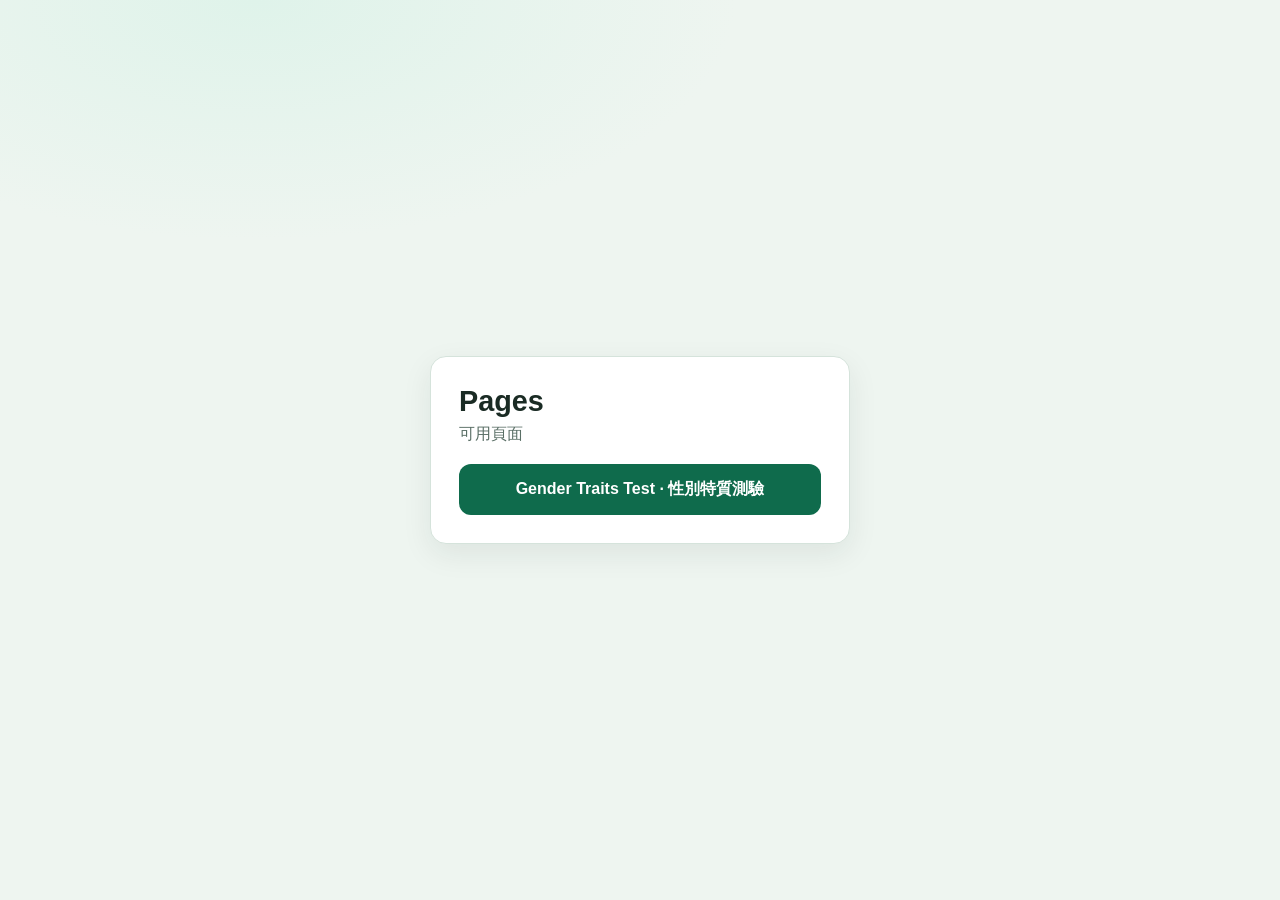
<file: index.html>
<!DOCTYPE html>
<html lang="zh-Hant">
  <head>
    <meta charset="UTF-8" />
    <meta name="viewport" content="width=device-width, initial-scale=1.0" />
    <title>Pages</title>
    <link rel="stylesheet" href="./style.css" />
  </head>
  <body>
    <main class="home">
      <h1>Pages</h1>
      <p>可用頁面</p>
      <a class="home-link" href="./gender-traits/">Gender Traits Test · 性別特質測驗</a>
    </main>
  </body>
</html>
</file>
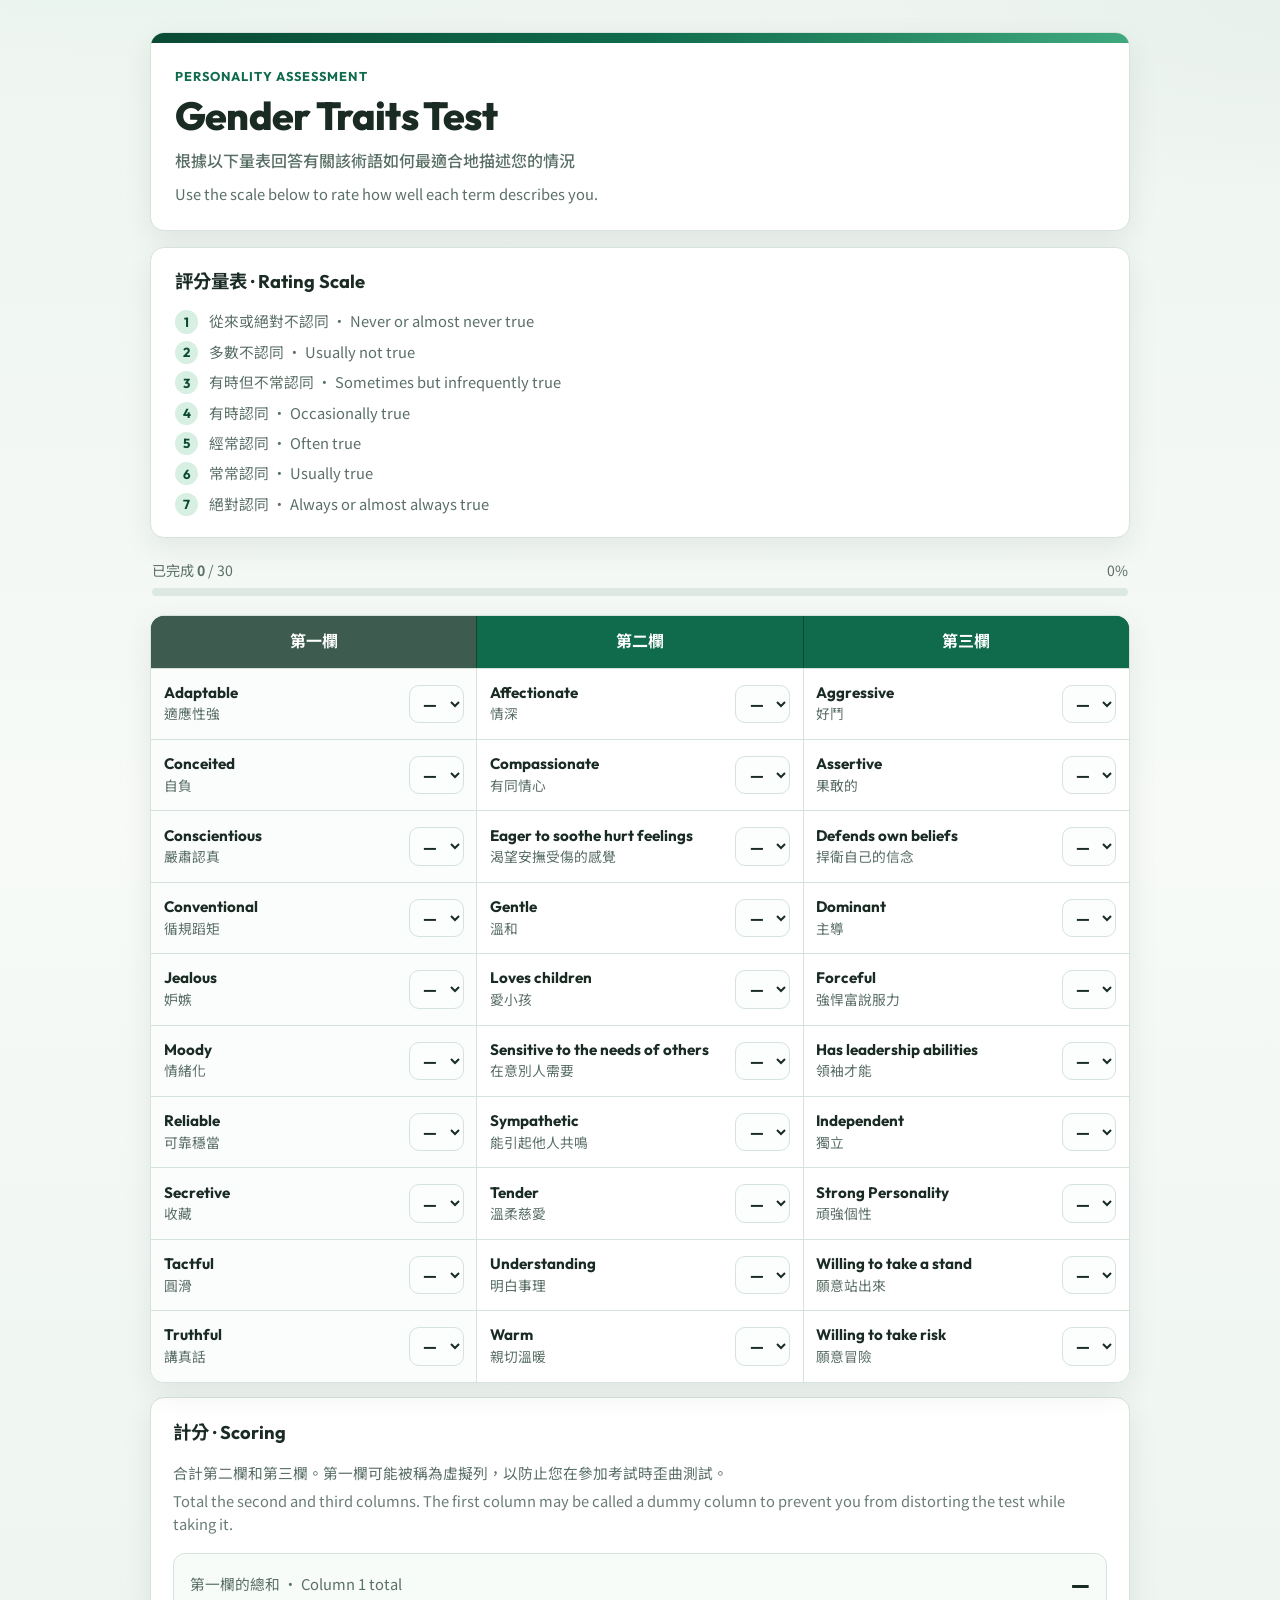
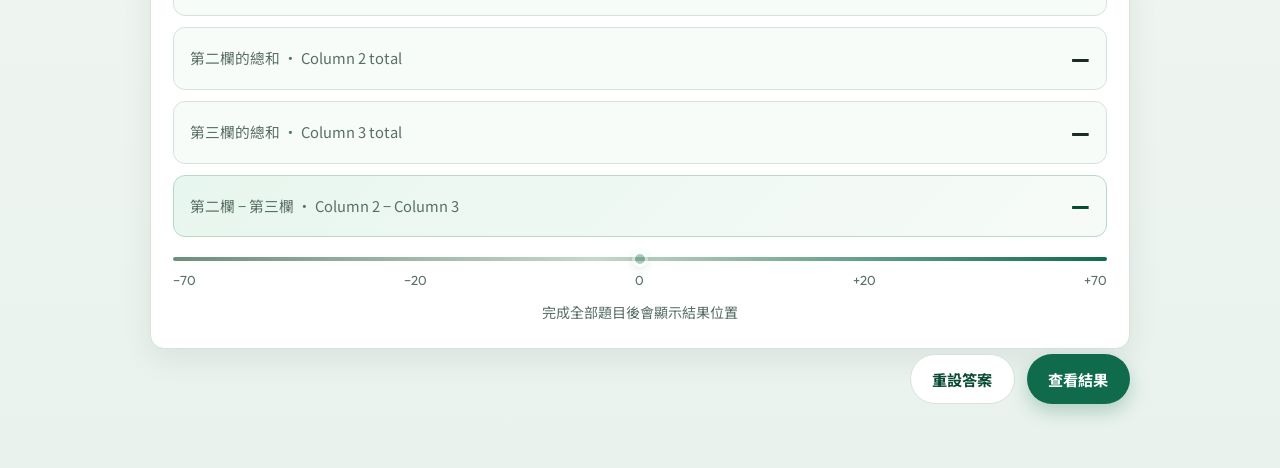
<file: gender-traits/index.html>
<!DOCTYPE html>
<html lang="zh-Hant">
  <head>
    <meta charset="UTF-8" />
    <meta name="viewport" content="width=device-width, initial-scale=1.0" />
    <title>Gender Traits Test · 性別特質測驗</title>
    <link rel="preconnect" href="https://fonts.googleapis.com" />
    <link rel="preconnect" href="https://fonts.gstatic.com" crossorigin />
    <link
      href="https://fonts.googleapis.com/css2?family=Noto+Sans+TC:wght@400;500;700&family=Outfit:wght@500;700;800&display=swap"
      rel="stylesheet"
    />
    <link rel="stylesheet" href="./style.css" />
  </head>
  <body>
    <div class="page">
      <header class="form-header">
        <div class="header-accent" aria-hidden="true"></div>
        <p class="brand">Personality Assessment</p>
        <h1>Gender Traits Test</h1>
        <p class="subtitle">
          根據以下量表回答有關該術語如何最適合地描述您的情況
        </p>
        <p class="subtitle-en">
          Use the scale below to rate how well each term describes you.
        </p>
      </header>

      <section class="scale-card" aria-labelledby="scale-heading">
        <h2 id="scale-heading">評分量表 · Rating Scale</h2>
        <ol class="scale-list">
          <li><span>1</span> 從來或絕對不認同 · Never or almost never true</li>
          <li><span>2</span> 多數不認同 · Usually not true</li>
          <li><span>3</span> 有時但不常認同 · Sometimes but infrequently true</li>
          <li><span>4</span> 有時認同 · Occasionally true</li>
          <li><span>5</span> 經常認同 · Often true</li>
          <li><span>6</span> 常常認同 · Usually true</li>
          <li><span>7</span> 絕對認同 · Always or almost always true</li>
        </ol>
      </section>

      <div class="progress-wrap" aria-live="polite">
        <div class="progress-meta">
          <span>已完成 <strong id="answered-count">0</strong> / 30</span>
          <span id="progress-pct">0%</span>
        </div>
        <div class="progress-bar" role="progressbar" aria-valuemin="0" aria-valuemax="30" aria-valuenow="0">
          <div class="progress-fill" id="progress-fill"></div>
        </div>
      </div>

      <form id="traits-form" novalidate>
        <div id="questions"></div>

        <section class="results-card" aria-labelledby="results-heading">
          <h2 id="results-heading">計分 · Scoring</h2>
          <p class="results-note">
            合計第二欄和第三欄。第一欄可能被稱為虛擬列，以防止您在參加考試時歪曲測試。<br />
            <em>Total the second and third columns. The first column may be called a dummy column to prevent you from distorting the test while taking it.</em>
          </p>

          <dl class="score-grid">
            <div>
              <dt>第一欄的總和 · Column 1 total</dt>
              <dd id="col1-total">—</dd>
            </div>
            <div>
              <dt>第二欄的總和 · Column 2 total</dt>
              <dd id="col2-total">—</dd>
            </div>
            <div>
              <dt>第三欄的總和 · Column 3 total</dt>
              <dd id="col3-total">—</dd>
            </div>
            <div class="score-result">
              <dt>第二欄 − 第三欄 · Column 2 − Column 3</dt>
              <dd id="final-score">—</dd>
            </div>
          </dl>

          <div class="axis" aria-hidden="true">
            <div class="axis-track">
              <div class="axis-marker" id="axis-marker"></div>
            </div>
            <div class="axis-labels">
              <span>−70</span>
              <span>−20</span>
              <span>0</span>
              <span>+20</span>
              <span>+70</span>
            </div>
          </div>
          <p class="axis-caption" id="axis-caption">完成全部題目後會顯示結果位置</p>
        </section>

        <div class="form-actions">
          <button type="button" class="btn btn-secondary" id="reset-btn">重設答案</button>
          <button type="submit" class="btn btn-primary" id="submit-btn">查看結果</button>
        </div>
      </form>
    </div>

    <div class="toast" id="toast" hidden role="status"></div>

    <script src="./script.js"></script>
  </body>
</html>
</file>
<file: style.css>
:root {
  --ink: #1a2b24;
  --accent: #0f6b4c;
  --paper: #eef5f0;
}

* {
  box-sizing: border-box;
}

body {
  margin: 0;
  min-height: 100vh;
  display: grid;
  place-items: center;
  font-family: "Noto Sans TC", "Segoe UI", sans-serif;
  color: var(--ink);
  background:
    radial-gradient(800px 400px at 20% 0%, #dff3ea, transparent 60%),
    var(--paper);
}

.home {
  width: min(420px, calc(100% - 2rem));
  padding: 1.75rem;
  border-radius: 16px;
  background: #fff;
  border: 1px solid #d5e3db;
  box-shadow: 0 10px 30px rgba(26, 43, 36, 0.08);
}

.home h1 {
  margin: 0;
  font-size: 1.8rem;
}

.home p {
  margin: 0.4rem 0 1.2rem;
  color: #5a6f66;
}

.home-link {
  display: block;
  padding: 0.95rem 1.1rem;
  border-radius: 12px;
  background: var(--accent);
  color: #fff;
  text-decoration: none;
  font-weight: 700;
  text-align: center;
}

.home-link:hover {
  background: #0a4a35;
}
</file>
<file: gender-traits/style.css>
:root {
  --ink: #1a2b24;
  --muted: #5a6f66;
  --paper: #f7faf7;
  --card: #ffffff;
  --accent: #0f6b4c;
  --accent-soft: #d8efe4;
  --accent-deep: #0a4a35;
  --line: #d5e3db;
  --warn: #b45309;
  --shadow: 0 10px 30px rgba(26, 43, 36, 0.08);
  --radius: 14px;
  --font-display: "Outfit", "Noto Sans TC", sans-serif;
  --font-body: "Noto Sans TC", "Outfit", sans-serif;
}

*,
*::before,
*::after {
  box-sizing: border-box;
}

html {
  scroll-behavior: smooth;
}

body {
  margin: 0;
  min-height: 100vh;
  font-family: var(--font-body);
  color: var(--ink);
  background:
    radial-gradient(1200px 500px at 10% -10%, #dff3ea 0%, transparent 55%),
    radial-gradient(900px 420px at 100% 0%, #e8f1ec 0%, transparent 50%),
    linear-gradient(180deg, #eef5f0 0%, var(--paper) 40%, #e9f2ed 100%);
  line-height: 1.55;
}

.page {
  width: min(980px, calc(100% - 2rem));
  margin: 2rem auto 4rem;
  display: grid;
  gap: 1rem;
}

.form-header,
.scale-card,
.traits-sheet,
.results-card {
  background: var(--card);
  border: 1px solid var(--line);
  border-radius: var(--radius);
  box-shadow: var(--shadow);
}

.form-header {
  position: relative;
  overflow: hidden;
  padding: 1.75rem 1.5rem 1.5rem;
  animation: rise 0.55s ease both;
}

.header-accent {
  position: absolute;
  inset: 0 0 auto 0;
  height: 10px;
  background: linear-gradient(90deg, var(--accent-deep), var(--accent), #3fa87d);
}

.brand {
  margin: 0.4rem 0 0.35rem;
  font-family: var(--font-display);
  font-size: 0.8rem;
  font-weight: 700;
  letter-spacing: 0.08em;
  text-transform: uppercase;
  color: var(--accent);
}

.form-header h1 {
  margin: 0;
  font-family: var(--font-display);
  font-size: clamp(1.85rem, 4vw, 2.45rem);
  font-weight: 800;
  letter-spacing: -0.02em;
  line-height: 1.15;
}

.subtitle,
.subtitle-en {
  margin: 0.65rem 0 0;
  color: var(--muted);
}

.subtitle {
  font-size: 1rem;
  font-weight: 500;
}

.subtitle-en {
  font-size: 0.92rem;
}

.scale-card {
  padding: 1.25rem 1.5rem 1.35rem;
  animation: rise 0.55s ease 0.05s both;
}

.scale-card h2,
.results-card h2 {
  margin: 0 0 0.85rem;
  font-family: var(--font-display);
  font-size: 1.15rem;
  font-weight: 700;
}

.scale-list {
  margin: 0;
  padding: 0;
  list-style: none;
  display: grid;
  gap: 0.45rem;
}

.scale-list li {
  display: grid;
  grid-template-columns: 1.6rem 1fr;
  gap: 0.55rem;
  align-items: start;
  color: var(--muted);
  font-size: 0.92rem;
}

.scale-list span {
  display: inline-grid;
  place-items: center;
  width: 1.45rem;
  height: 1.45rem;
  border-radius: 999px;
  background: var(--accent-soft);
  color: var(--accent-deep);
  font-family: var(--font-display);
  font-weight: 700;
  font-size: 0.82rem;
}

.progress-wrap {
  padding: 0.35rem 0.15rem 0.15rem;
  animation: rise 0.55s ease 0.08s both;
}

.progress-meta {
  display: flex;
  justify-content: space-between;
  margin-bottom: 0.4rem;
  color: var(--muted);
  font-size: 0.88rem;
}

.progress-bar {
  height: 8px;
  border-radius: 999px;
  background: #dce8e1;
  overflow: hidden;
}

.progress-fill {
  width: 0%;
  height: 100%;
  border-radius: inherit;
  background: linear-gradient(90deg, var(--accent), #3fa87d);
  transition: width 0.35s ease;
}

#questions {
  display: grid;
  gap: 1rem;
}

.traits-sheet {
  overflow: hidden;
  animation: rise 0.45s ease both;
}

.traits-head {
  display: grid;
  grid-template-columns: repeat(3, minmax(0, 1fr));
  gap: 1px;
  background: var(--accent-deep);
}

.traits-head-cell {
  padding: 0.85rem 0.75rem;
  text-align: center;
  color: #fff;
  font-family: var(--font-display);
  font-weight: 700;
  font-size: 1rem;
  background: var(--accent);
}

.traits-head-cell:first-child {
  background: #3d5c4f;
}

.traits-body {
  display: grid;
}

.traits-row {
  display: grid;
  grid-template-columns: repeat(3, minmax(0, 1fr));
  gap: 1px;
  background: var(--line);
  border-top: 1px solid var(--line);
  animation: rise 0.4s ease both;
}

.trait-cell {
  display: grid;
  grid-template-columns: 1fr auto;
  gap: 0.55rem 0.65rem;
  align-items: center;
  padding: 0.85rem 0.8rem;
  background: #fff;
  min-height: 4.4rem;
}

.trait-cell.is-answered {
  background: linear-gradient(180deg, #ffffff 0%, #f3faf6 100%);
}

.trait-cell[data-column="1"] {
  background: #fbfcfc;
}

.trait-cell[data-column="1"].is-answered {
  background: #f3f7f5;
}

.col-tag {
  display: none;
  grid-column: 1 / -1;
  width: fit-content;
  padding: 0.15rem 0.45rem;
  border-radius: 999px;
  background: var(--accent-soft);
  color: var(--accent-deep);
  font-size: 0.72rem;
  font-weight: 700;
}

.trait-label {
  display: grid;
  gap: 0.1rem;
  cursor: pointer;
}

.trait-label .en {
  font-family: var(--font-display);
  font-weight: 700;
  font-size: 0.95rem;
  line-height: 1.25;
}

.trait-label .zh {
  color: var(--muted);
  font-size: 0.86rem;
}

.score-select {
  width: 3.4rem;
  height: 2.4rem;
  border: 1.5px solid var(--line);
  border-radius: 10px;
  background: #fbfefc;
  color: var(--ink);
  font-family: var(--font-display);
  font-size: 1rem;
  font-weight: 700;
  text-align: center;
  cursor: pointer;
}

.score-select:focus {
  outline: 2px solid var(--accent);
  outline-offset: 2px;
  border-color: var(--accent);
}

.trait-cell.is-answered .score-select {
  background: var(--accent);
  border-color: var(--accent);
  color: #fff;
}

.results-card {
  margin-top: 0.9rem;
  padding: 1.35rem 1.4rem 1.5rem;
}

.results-note {
  margin: 0 0 1.1rem;
  color: var(--muted);
  font-size: 0.92rem;
}

.results-note em {
  display: inline-block;
  margin-top: 0.35rem;
  font-style: normal;
  opacity: 0.9;
}

.score-grid {
  margin: 0;
  display: grid;
  gap: 0.7rem;
}

.score-grid > div {
  display: flex;
  justify-content: space-between;
  align-items: center;
  gap: 1rem;
  padding: 0.85rem 1rem;
  border: 1px solid var(--line);
  border-radius: 12px;
  background: #f8fcf9;
}

.score-grid dt {
  color: var(--muted);
  font-size: 0.92rem;
}

.score-grid dd {
  margin: 0;
  font-family: var(--font-display);
  font-size: 1.35rem;
  font-weight: 800;
  color: var(--ink);
}

.score-result {
  background: linear-gradient(135deg, #e7f6ee, #f7fbf8) !important;
  border-color: #b7d8c7 !important;
}

.score-result dd {
  color: var(--accent-deep);
}

.axis {
  margin-top: 1.25rem;
}

.axis-track {
  position: relative;
  height: 4px;
  border-radius: 999px;
  background: linear-gradient(90deg, #6b8f7e, #c5d8cc 45%, #0f6b4c);
}

.axis-marker {
  position: absolute;
  top: 50%;
  left: 50%;
  width: 16px;
  height: 16px;
  border-radius: 50%;
  background: var(--accent);
  border: 3px solid #fff;
  box-shadow: 0 2px 8px rgba(15, 107, 76, 0.35);
  transform: translate(-50%, -50%);
  opacity: 0.35;
  transition: left 0.45s ease, opacity 0.3s ease;
}

.axis-marker.is-active {
  opacity: 1;
}

.axis-labels {
  display: flex;
  justify-content: space-between;
  margin-top: 0.55rem;
  font-family: var(--font-display);
  font-size: 0.82rem;
  color: var(--muted);
}

.axis-caption {
  margin: 0.7rem 0 0;
  text-align: center;
  color: var(--muted);
  font-size: 0.88rem;
}

.form-actions {
  display: flex;
  flex-wrap: wrap;
  gap: 0.75rem;
  justify-content: flex-end;
  margin-top: 0.35rem;
}

.btn {
  appearance: none;
  border: none;
  border-radius: 999px;
  padding: 0.8rem 1.35rem;
  font-family: var(--font-display);
  font-size: 0.95rem;
  font-weight: 700;
  cursor: pointer;
  transition: transform 0.15s ease, background 0.15s ease, box-shadow 0.15s ease;
}

.btn:hover {
  transform: translateY(-1px);
}

.btn:active {
  transform: translateY(0);
}

.btn-primary {
  background: var(--accent);
  color: #fff;
  box-shadow: 0 8px 18px rgba(15, 107, 76, 0.25);
}

.btn-primary:hover {
  background: var(--accent-deep);
}

.btn-secondary {
  background: #fff;
  color: var(--accent-deep);
  border: 1.5px solid var(--line);
}

.toast {
  position: fixed;
  left: 50%;
  bottom: 1.5rem;
  transform: translateX(-50%) translateY(120%);
  background: var(--ink);
  color: #fff;
  padding: 0.85rem 1.2rem;
  border-radius: 999px;
  font-size: 0.92rem;
  box-shadow: 0 12px 28px rgba(0, 0, 0, 0.2);
  transition: transform 0.3s ease;
  z-index: 20;
}

.toast.is-visible {
  transform: translateX(-50%) translateY(0);
}

@keyframes rise {
  from {
    opacity: 0;
    transform: translateY(12px);
  }
  to {
    opacity: 1;
    transform: translateY(0);
  }
}

@media (max-width: 640px) {
  .page {
    width: min(100% - 1rem, 760px);
    margin-top: 1rem;
  }

  .form-header,
  .scale-card,
  .results-card {
    padding-left: 1rem;
    padding-right: 1rem;
  }

  .traits-head {
    display: none;
  }

  .traits-row {
    grid-template-columns: 1fr;
    gap: 0;
    border: 1px solid var(--line);
    border-radius: 12px;
    overflow: hidden;
    margin: 0.55rem;
    background: transparent;
  }

  .traits-body {
    padding-bottom: 0.35rem;
  }

  .trait-cell {
    border-bottom: 1px solid var(--line);
    min-height: 0;
  }

  .trait-cell:last-child {
    border-bottom: none;
  }

  .col-tag {
    display: inline-flex;
  }

  .score-grid > div {
    flex-direction: column;
    align-items: flex-start;
  }

  .form-actions {
    justify-content: stretch;
  }

  .btn {
    flex: 1 1 auto;
  }
}
</file>
